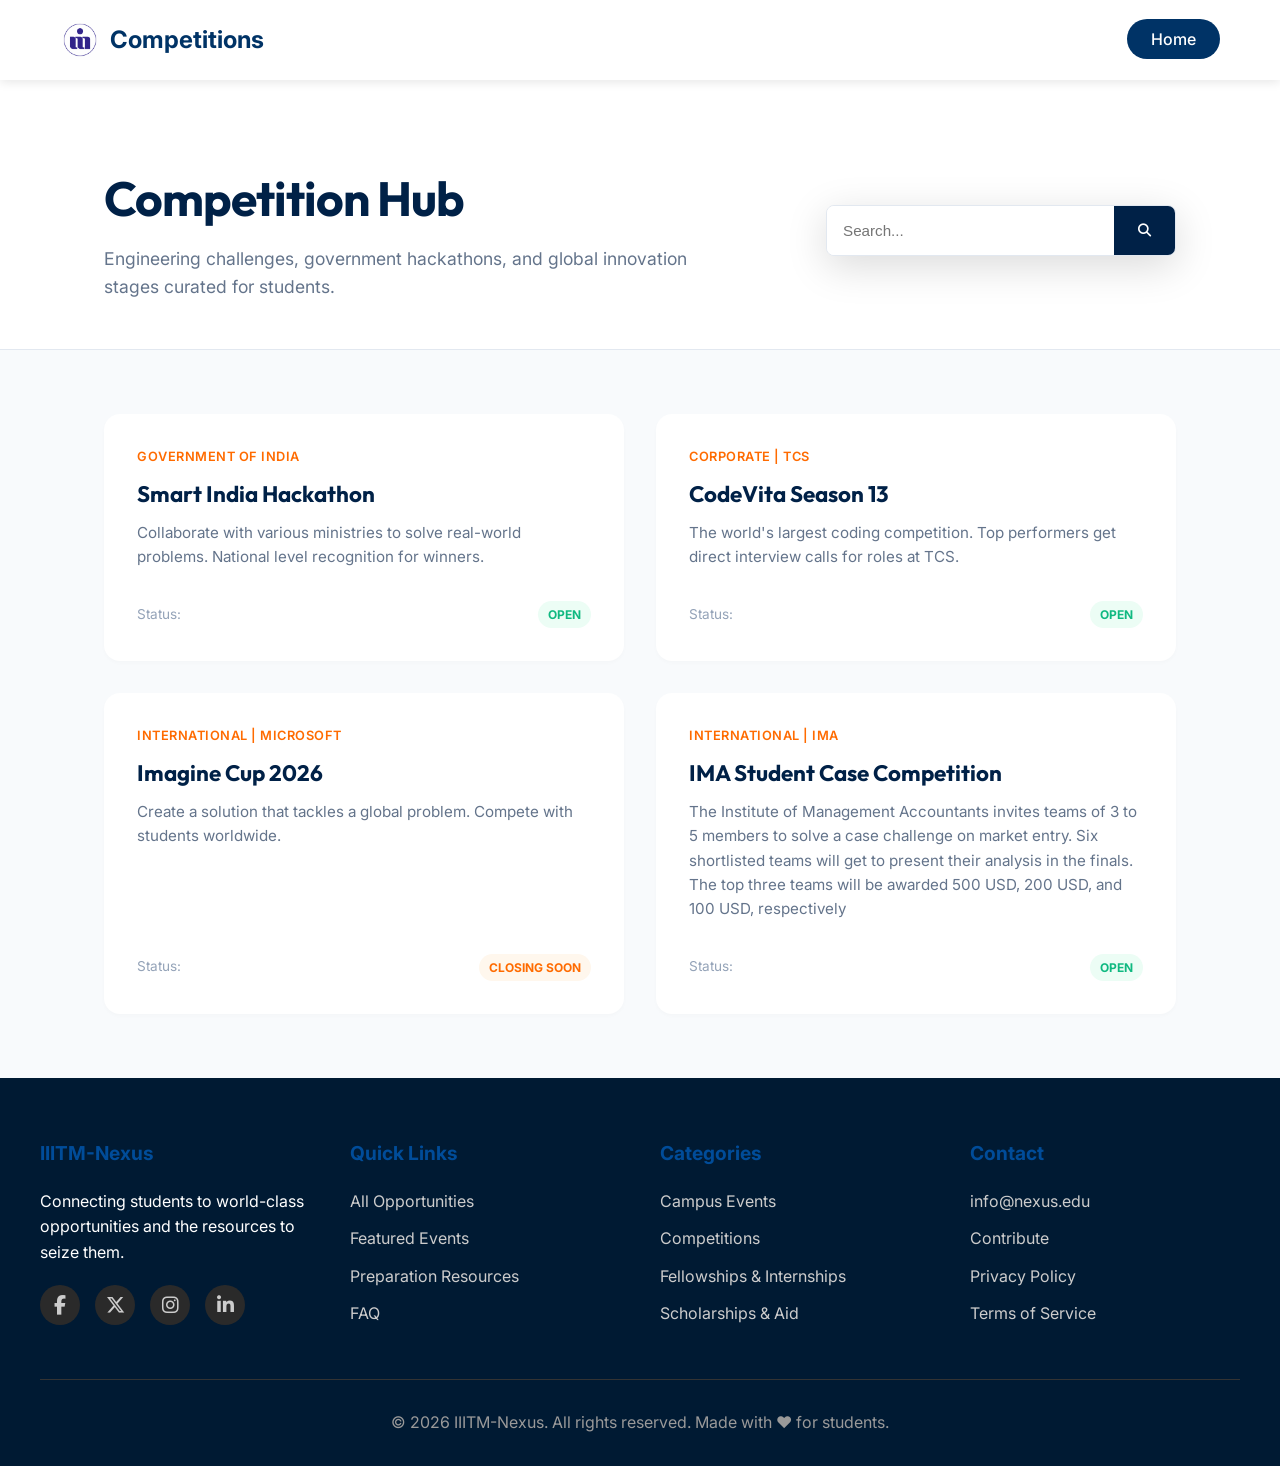
<file: pages/Competition/index.html>
<!DOCTYPE html>
<html lang="en">
<head>
    <meta charset="UTF-8">
    <meta name="viewport" content="width=device-width, initial-scale=1.0">
    <title>Competitions | IIITM Nexus</title>

    <link rel="icon" type="image/png" href="../../assets/favicon.png">
    <link rel="stylesheet" href="../../style.css">
    <link rel="stylesheet" href="style.css"> 
    <link rel="stylesheet" href="https://cdnjs.cloudflare.com/ajax/libs/font-awesome/6.5.1/css/all.min.css">
    <link href="https://fonts.googleapis.com/css2?family=Outfit:wght@400;600;800&family=Inter:wght@400;500&display=swap" rel="stylesheet">
</head>
<body>

    <header>
        <nav>
            <a href="../../index.html" class="logo">
                <img src="../../assets/IIITM logo.png" alt="IIITM Logo" class="logo-img">
                Competitions
            </a>
            <ul class="nav-links">
                <li><a href="../../index.html" class="nav-cta">Home</a></li>
            </ul>
        </nav>
    </header>

    <section class="page-intro">
        <div class="intro-container">
            <div class="intro-text">
                <h1>Competition Hub</h1>
                <p>Engineering challenges, government hackathons, and global innovation stages curated for students.</p>
            </div>
            <div class="intro-search">
                <div class="search-box">
                    <input type="text" id="searchInput" placeholder="Search...">
                    <button><i class="fas fa-search"></i></button>
                </div>
            </div>
        </div>
    </section>

    <main class="grid-section">
        <div class="grid-container">
            <div class="comp-grid" id="compGrid"></div>
        </div>
    </main>

    <footer id="contact">
        <div class="footer-content">
            <div class="footer-section">
                <h4>IIITM-Nexus</h4>
                <p>Connecting students to world-class opportunities and the resources to seize them.</p>
                <div class="social-links">
                    <a href="#" title="Facebook"><i class="fab fa-facebook-f"></i></a>
                    <a href="#" title="X / Twitter"><i class="fab fa-x-twitter"></i></a>
                    <a href="#" title="Instagram"><i class="fab fa-instagram"></i></a>
                    <a href="#" title="LinkedIn"><i class="fab fa-linkedin-in"></i></a>
                </div>
            </div>
            
            <div class="footer-section">
                <h4>Quick Links</h4>
                <ul>
                    <li><a href="#">All Opportunities</a></li>
                    <li><a href="#">Featured Events</a></li>
                    <li><a href="#">Preparation Resources</a></li>
                    <li><a href="#">FAQ</a></li>
                </ul>
            </div>
            
            <div class="footer-section">
                <h4>Categories</h4>
                <ul>
                    <li><a href="#">Campus Events</a></li>
                    <li><a href="#">Competitions</a></li>
                    <li><a href="#">Fellowships & Internships</a></li>
                    <li><a href="#">Scholarships & Aid</a></li>
                </ul>
            </div>
            
            <div class="footer-section">
                <h4>Contact</h4>
                <ul>
                    <li><a href="mailto:info@nexus.edu">info@nexus.edu</a></li>
                    <li><a href="#">Contribute</a></li>
                    <li><a href="#">Privacy Policy</a></li>
                    <li><a href="#">Terms of Service</a></li>
                </ul>
            </div>
        </div>
        
        <div class="footer-bottom">
            <p>&copy; 2026 IIITM-Nexus. All rights reserved. Made with ❤️ for students.</p>
        </div>
    </footer>
    <script src="script.js"></script> </body>
</html>
</file>
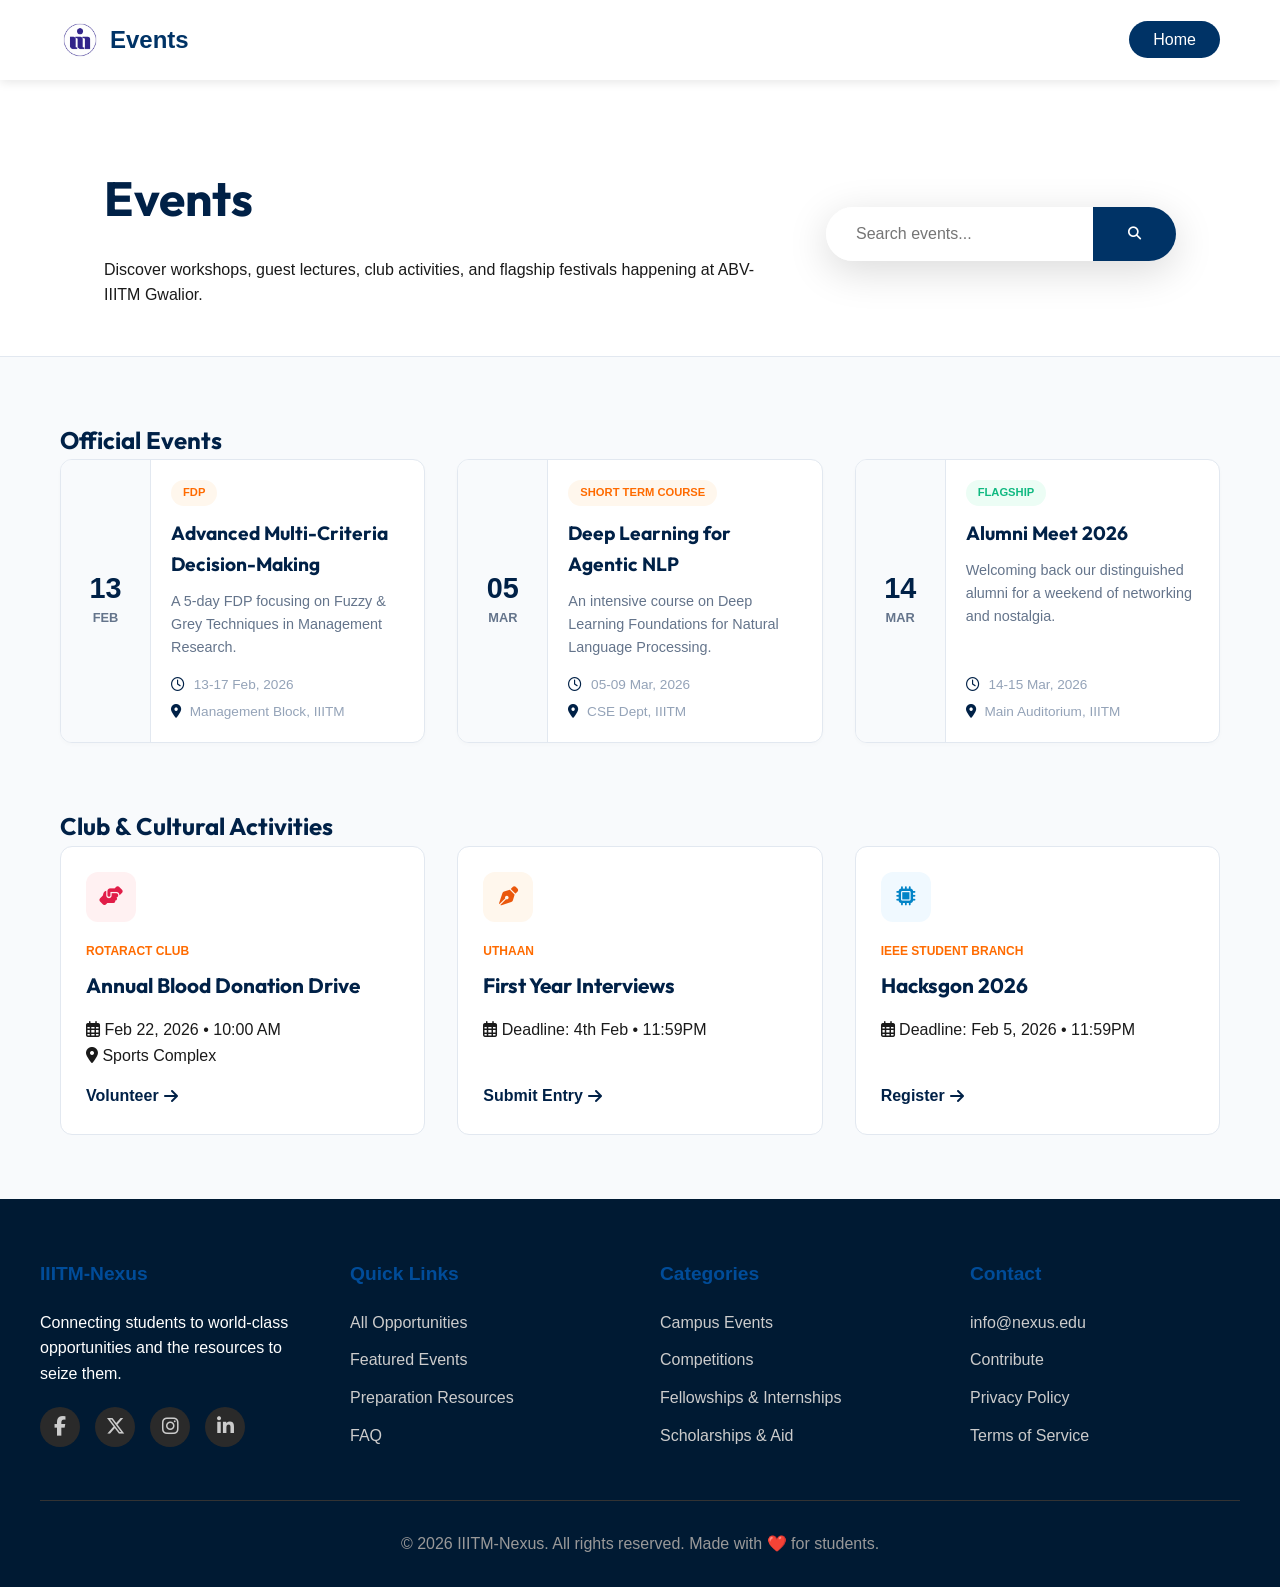
<file: pages/Events/index.html>
<!DOCTYPE html>
<html lang="en">
<head>
    <meta charset="UTF-8">
    <meta name="viewport" content="width=device-width, initial-scale=1.0">
    <title>Events | IIITM Nexus</title>
    <link rel="icon" type="image/png" href="../../assets/favicon.png">
    <link rel="stylesheet" href="style.css">
    <link rel="stylesheet" href="../../style.css">
    <link rel="stylesheet" href="https://cdnjs.cloudflare.com/ajax/libs/font-awesome/6.5.1/css/all.min.css">
    <link href="https://fonts.googleapis.com/css2?family=Outfit:wght@400;600;800&family=Inter:wght@400;500&display=swap" rel="stylesheet">
</head>
<body>
    <header>
        <nav>
            <a href="../../index.html" class="logo">
                <img src="../../assets/IIITM logo.png" alt="IIITM Logo" class="logo-img">
                Events
            </a>
            <ul class="nav-links">
                <li><a href="../../index.html" class="nav-cta">Home</a></li>
            </ul>
        </nav>
    </header>

    <section class="page-intro">
        <div class="intro-container">
            <div class="intro-text">
                <h1>Events</h1>
                <p>Discover workshops, guest lectures, club activities, and flagship festivals happening at ABV-IIITM Gwalior.</p>
            </div>
            <div class="intro-search">
                <div class="search-box">
                    <input type="text" placeholder="Search events...">
                    <button><i class="fas fa-search"></i></button>
                </div>
            </div>
        </div>
    </section>

    <section class="content-section">
        <div class="container">
            <div class="section-header"><h2>Official Events</h2></div>
            <div class="grid" id="universityGrid"></div> </div>
    </section>

    <section class="content-section" style="padding-top: 0;">
        <div class="container">
            <div class="section-header"><h2>Club & Cultural Activities</h2></div>
            <div class="grid" id="clubGrid"></div> </div>
    </section>

    <footer id="contact">
        <div class="footer-content">
            <div class="footer-section">
                <h4>IIITM-Nexus</h4>
                <p>Connecting students to world-class opportunities and the resources to seize them.</p>
                <div class="social-links">
                    <a href="#" title="Facebook"><i class="fab fa-facebook-f"></i></a>
                    <a href="#" title="X / Twitter"><i class="fab fa-x-twitter"></i></a>
                    <a href="#" title="Instagram"><i class="fab fa-instagram"></i></a>
                    <a href="#" title="LinkedIn"><i class="fab fa-linkedin-in"></i></a>
                </div>
            </div>
            
            <div class="footer-section">
                <h4>Quick Links</h4>
                <ul>
                    <li><a href="#">All Opportunities</a></li>
                    <li><a href="#">Featured Events</a></li>
                    <li><a href="#">Preparation Resources</a></li>
                    <li><a href="#">FAQ</a></li>
                </ul>
            </div>
            
            <div class="footer-section">
                <h4>Categories</h4>
                <ul>
                    <li><a href="#">Campus Events</a></li>
                    <li><a href="#">Competitions</a></li>
                    <li><a href="#">Fellowships & Internships</a></li>
                    <li><a href="#">Scholarships & Aid</a></li>
                </ul>
            </div>
            
            <div class="footer-section">
                <h4>Contact</h4>
                <ul>
                    <li><a href="mailto:info@nexus.edu">info@nexus.edu</a></li>
                    <li><a href="#">Contribute</a></li>
                    <li><a href="#">Privacy Policy</a></li>
                    <li><a href="#">Terms of Service</a></li>
                </ul>
            </div>
        </div>
        
        <div class="footer-bottom">
            <p>&copy; 2026 IIITM-Nexus. All rights reserved. Made with ❤️ for students.</p>
        </div>
    </footer>
    <script src="script.js"></script>
</body>
</html>
</file>
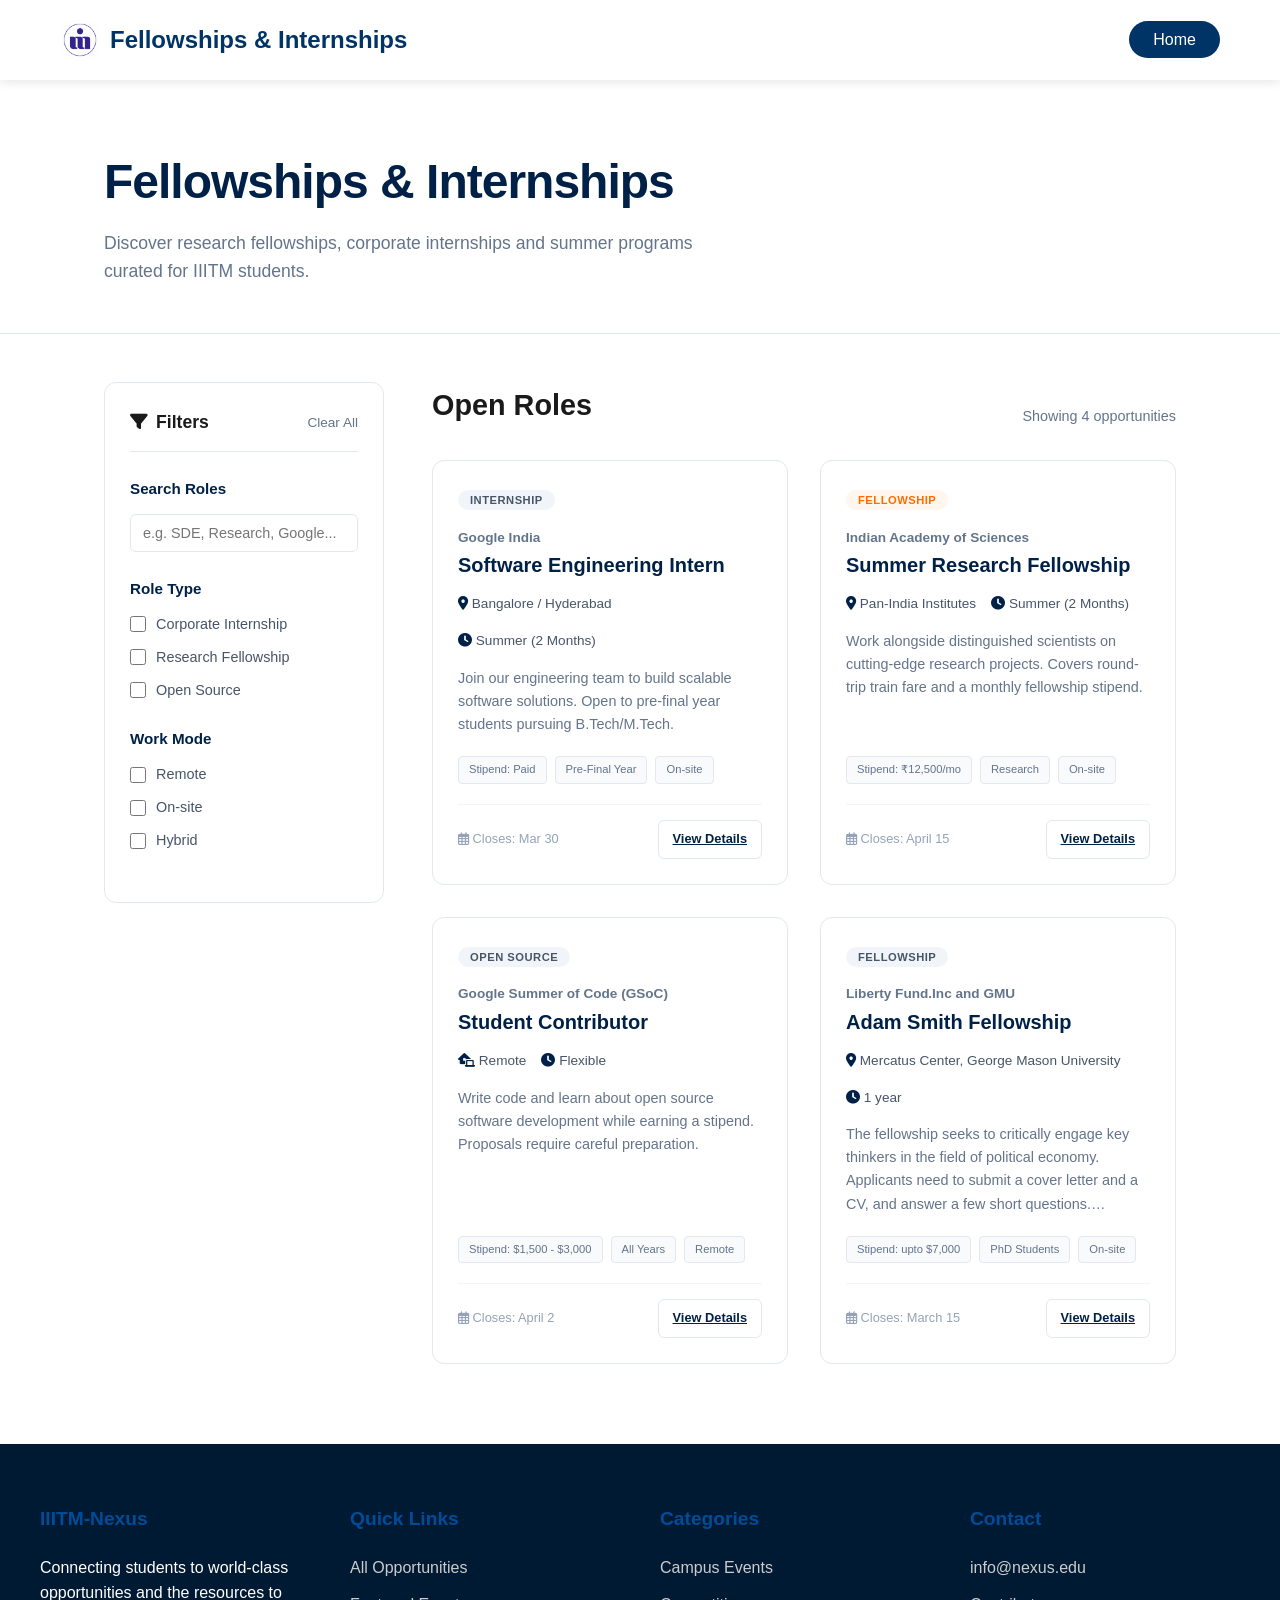
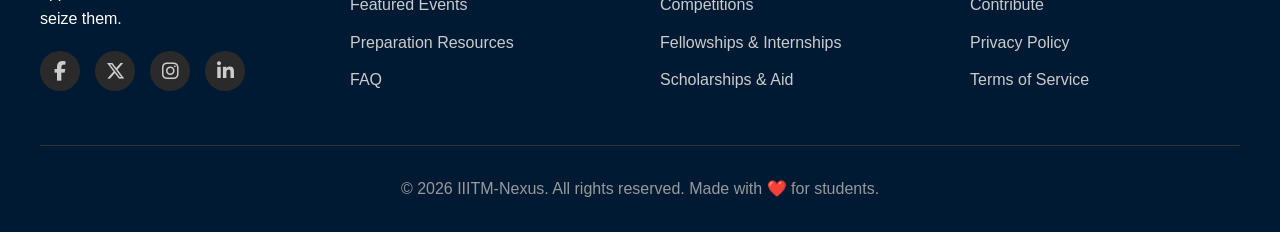
<file: pages/fellowships/index.html>
<!DOCTYPE html>
<html lang="en">
<head>
    <meta charset="UTF-8">
    <meta name="viewport" content="width=device-width, initial-scale=1.0">
    <title>Fellowships & Internships | IIITM Nexus</title>
    
    <link rel="stylesheet" href="../../style.css">
    <link rel="stylesheet" href="style.css"> 
    
    <link rel="icon" type="image/png" href="../../assets/favicon.png">
    <link rel="stylesheet" href="https://cdnjs.cloudflare.com/ajax/libs/font-awesome/6.5.1/css/all.min.css">
    <link href="https://fonts.googleapis.com/css2?family=Outfit:wght@400;600;800&family=Inter:wght@400;500&display=swap" rel="stylesheet">
</head>
<body>

    <header>
        <nav>
            <a href="../../index.html" class="logo">
                <img src="../../assets/IIITM logo.png" alt="IIITM Logo" class="logo-img">
                Fellowships & Internships
            </a>
            <ul class="nav-links">
                <li><a href="../../index.html" class="nav-cta">Home</a></li>
            </ul>
        </nav>
    </header>

    <section class="page-intro">
        <div class="intro-container">
            <div class="intro-text">
                <h1>Fellowships & Internships</h1>
                <p>Discover research fellowships, corporate internships and summer programs curated for IIITM students.</p>
            </div>
        </div>
    </section>

    <div class="portal-layout">
        <aside class="filters">
            <div class="filter-header">
                <h3><i class="fas fa-filter"></i> Filters</h3>
                <button id="clear-filters">Clear All</button>
            </div>
            
            <div class="filter-group">
                <label class="group-label">Search Roles</label>
                <input type="text" id="search-bar" placeholder="e.g. SDE, Research, Google...">
            </div>

            <div class="filter-group">
                <label class="group-label">Role Type</label>
                <div class="checkbox-group">
                    <label><input type="checkbox" value="Corporate Internship"> Corporate Internship</label>
                    <label><input type="checkbox" value="Research Fellowship"> Research Fellowship</label>
                    <label><input type="checkbox" value="Open Source"> Open Source</label>
                </div>
            </div>

            <div class="filter-group">
                <label class="group-label">Work Mode</label>
                <div class="checkbox-group">
                    <label><input type="checkbox" value="Remote"> Remote</label>
                    <label><input type="checkbox" value="On-site"> On-site</label>
                    <label><input type="checkbox" value="Hybrid"> Hybrid</label>
                </div>
            </div>
        </aside>

        <main class="content-area">
            <div class="results-header">
                <h2 class="page-heading">Open Roles</h2>
                <span id="result-count">Loading opportunities...</span>
            </div>

            <div id="role-grid" class="role-grid">
                </div>
        </main>
    </div>

    <footer id="contact">
        <div class="footer-content">
            <div class="footer-section">
                <h4>IIITM-Nexus</h4>
                <p>Connecting students to world-class opportunities and the resources to seize them.</p>
                <div class="social-links">
                    <a href="#" title="Facebook"><i class="fab fa-facebook-f"></i></a>
                    <a href="#" title="X / Twitter"><i class="fab fa-x-twitter"></i></a>
                    <a href="#" title="Instagram"><i class="fab fa-instagram"></i></a>
                    <a href="#" title="LinkedIn"><i class="fab fa-linkedin-in"></i></a>
                </div>
            </div>
            
            <div class="footer-section">
                <h4>Quick Links</h4>
                <ul>
                    <li><a href="#">All Opportunities</a></li>
                    <li><a href="#">Featured Events</a></li>
                    <li><a href="#">Preparation Resources</a></li>
                    <li><a href="#">FAQ</a></li>
                </ul>
            </div>
            
            <div class="footer-section">
                <h4>Categories</h4>
                <ul>
                    <li><a href="#">Campus Events</a></li>
                    <li><a href="#">Competitions</a></li>
                    <li><a href="#">Fellowships & Internships</a></li>
                    <li><a href="#">Scholarships & Aid</a></li>
                </ul>
            </div>
            
            <div class="footer-section">
                <h4>Contact</h4>
                <ul>
                    <li><a href="mailto:info@nexus.edu">info@nexus.edu</a></li>
                    <li><a href="#">Contribute</a></li>
                    <li><a href="#">Privacy Policy</a></li>
                    <li><a href="#">Terms of Service</a></li>
                </ul>
            </div>
        </div>
        
        <div class="footer-bottom">
            <p>&copy; 2026 IIITM-Nexus. All rights reserved. Made with ❤️ for students.</p>
        </div>
    </footer>

    <script src="../../script.js"></script>
    <script src="script.js"></script> 
</body>
</html>
</file>
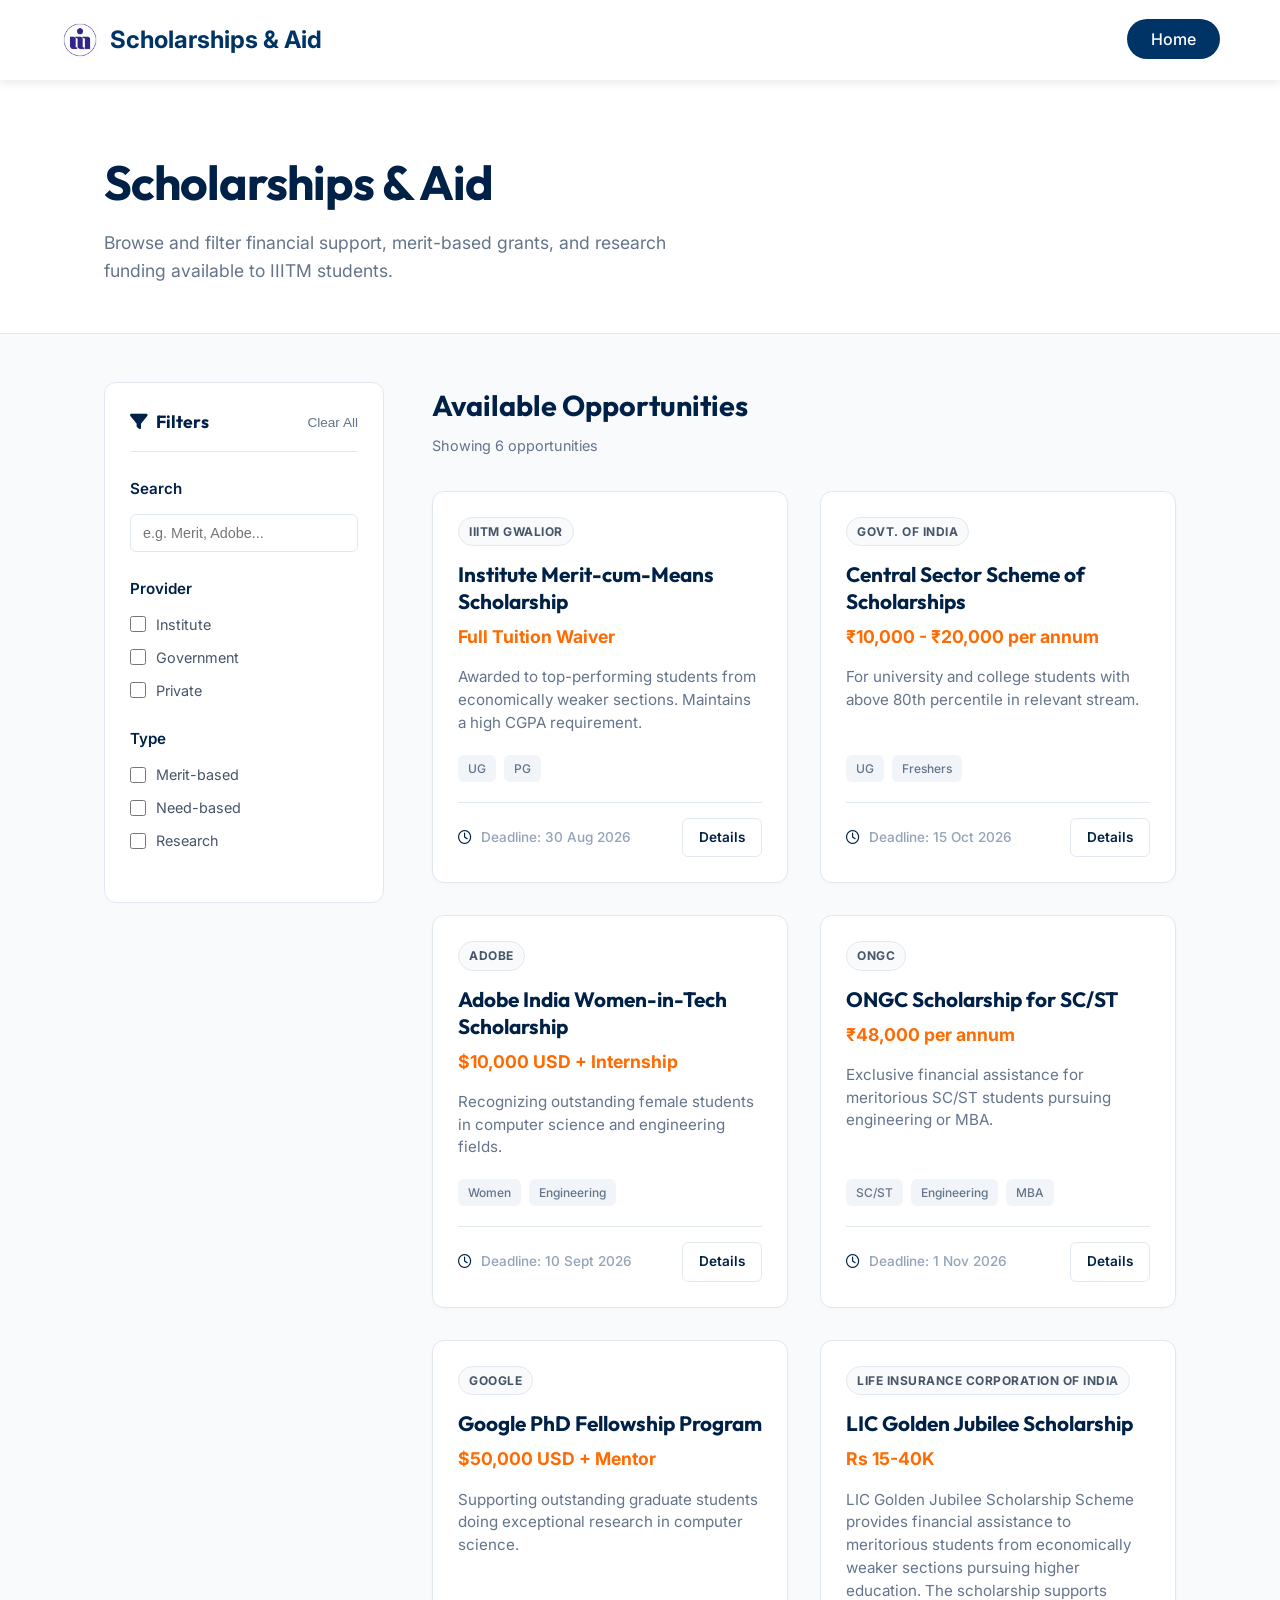
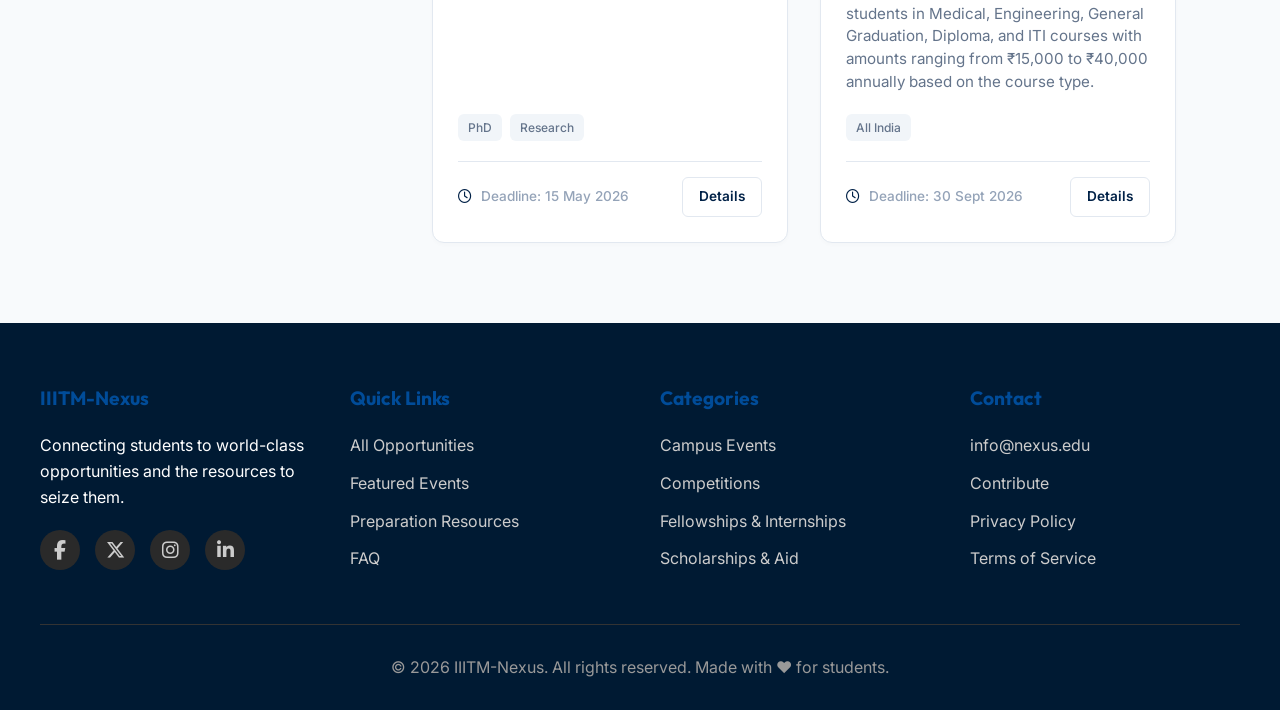
<file: pages/scholarship-and-aid/index.html>
<!DOCTYPE html>
<html lang="en">
<head>
    <meta charset="UTF-8">
    <meta name="viewport" content="width=device-width, initial-scale=1.0">
    <title>Scholarships & Aid | IIITM Nexus</title>
    
    <link rel="stylesheet" href="../../style.css">
    <link rel="icon" type="image/png" href="../../assets/favicon.png">
    <link rel="stylesheet" href="https://cdnjs.cloudflare.com/ajax/libs/font-awesome/6.5.1/css/all.min.css">
    <link href="https://fonts.googleapis.com/css2?family=Outfit:wght@400;600;800&family=Inter:wght@400;500&display=swap" rel="stylesheet">

    <style>
        body { background-color: #f8fafc; color: #1e293b; font-family: 'Inter', sans-serif; }
        h1, h2, h3, h4 { font-family: 'Outfit', sans-serif; color: #002147; }
        a { text-decoration: none; }

        .page-intro {
            background: #ffffff;
            padding: 4rem 0 3rem;
            border-bottom: 1px solid #e2e8f0;
        }
        .intro-container {
            max-width: 1200px;
            margin: 0 auto;
            padding: 0 5%;
        }
        .intro-text h1 { font-size: 3rem; margin-bottom: 0.5rem; letter-spacing: -1px; }
        .intro-text p { font-size: 1.1rem; color: #64748b; max-width: 600px; line-height: 1.6; }

        .portal-layout {
            max-width: 1200px;
            margin: 3rem auto 5rem;
            padding: 0 5%;
            display: grid;
            grid-template-columns: 280px 1fr;
            gap: 3rem;
            align-items: start;
        }

        .filters {
            background: #ffffff;
            padding: 25px;
            border-radius: 12px;
            border: 1px solid #e2e8f0;
            position: sticky;
            top: 100px;
        }
        .filter-header { display: flex; justify-content: space-between; align-items: center; margin-bottom: 25px; padding-bottom: 15px; border-bottom: 1px solid #e2e8f0; }
        .filter-header h3 { font-size: 1.1rem; display: flex; align-items: center; gap: 8px; }
        #clear-filters { background: none; border: none; color: #64748b; cursor: pointer; font-size: 0.85rem; font-weight: 500; transition: color 0.2s; }
        #clear-filters:hover { color: #ff6b00; }

        .filter-group { margin-bottom: 25px; }
        .filter-group label.group-label { display: block; font-weight: 600; margin-bottom: 12px; font-size: 0.95rem; color: #002147; }
        
        #search-bar {
            width: 100%;
            padding: 10px 12px;
            border: 1px solid #e2e8f0;
            border-radius: 6px;
            outline: none;
            font-size: 0.9rem;
            transition: 0.2s;
        }
        #search-bar:focus { border-color: #ff6b00; box-shadow: 0 0 0 3px rgba(255, 107, 0, 0.1); }

        .checkbox-group label { display: flex; align-items: center; margin-bottom: 10px; font-weight: 400; cursor: pointer; font-size: 0.9rem; color: #475569; }
        .checkbox-group input { margin-right: 10px; accent-color: #002147; width: 16px; height: 16px; cursor: pointer; }

        .results-header { margin-bottom: 2rem; }
        .page-heading { font-size: 1.8rem; margin-bottom: 5px; }
        #result-count { color: #64748b; font-size: 0.9rem; }

        .scholarship-grid { display: grid; grid-template-columns: repeat(auto-fill, minmax(320px, 1fr)); gap: 2rem; }

        .card {
            background: #ffffff;
            border-radius: 12px;
            padding: 25px;
            border: 1px solid #e2e8f0;
            display: flex;
            flex-direction: column;
            transition: all 0.2s ease-in-out;
            box-shadow: 0 2px 4px rgba(0,0,0,0.02);
            height: 100%;
        }
        .card:hover {
            transform: translateY(-5px);
            box-shadow: 0 20px 40px rgba(0, 33, 71, 0.05);
            border-color: #e2e8f0;
        }

        .card-header { display: flex; justify-content: space-between; align-items: start; margin-bottom: 15px; }
        .provider-badge {
            background: #f8fafc;
            color: #475569;
            border: 1px solid #e2e8f0;
            padding: 4px 10px;
            border-radius: 20px;
            font-size: 0.75rem;
            font-weight: 700;
            text-transform: uppercase;
            letter-spacing: 0.5px;
        }

        .card h3 { font-size: 1.3rem; margin-bottom: 8px; line-height: 1.3; color: #002147; }
        .amount { font-size: 1.1rem; font-weight: 700; color: #ff6b00; margin-bottom: 15px; }
        .desc { color: #64748b; font-size: 0.95rem; line-height: 1.5; margin-bottom: 20px; flex-grow: 1; }

        .tags { display: flex; gap: 8px; margin-bottom: 20px; flex-wrap: wrap; }
        .tag { font-size: 0.75rem; background: #f1f5f9; color: #64748b; padding: 4px 10px; border-radius: 6px; font-weight: 500; }

        .card-footer { border-top: 1px solid #e2e8f0; padding-top: 15px; display: flex; justify-content: space-between; align-items: center; margin-top: auto; }
        .deadline { font-size: 0.85rem; color: #94a3b8; font-weight: 500; }
        .deadline i { margin-right: 5px; color: #002147; }

        .apply-btn {
            background: #ffffff;
            color: #002147;
            padding: 8px 16px;
            border-radius: 6px;
            font-size: 0.85rem;
            font-weight: 600;
            border: 1px solid #e2e8f0;
            transition: 0.2s;
        }
        .apply-btn:hover { background: #002147; color: #ffffff; border-color: #002147; }

        /* Responsive */
        @media (max-width: 900px) {
            .portal-layout { grid-template-columns: 1fr; gap: 2rem; }
            .filters { position: static; }
        }
    </style>
</head>
<body>

    <header>
        <nav>
            <a href="../../index.html" class="logo">
                <img src="../../assets/IIITM logo.png" alt="IIITM Logo" class="logo-img">
                Scholarships & Aid
            </a>
            <button class="menu-toggle" aria-label="Toggle navigation">
                <span></span><span></span><span></span>
            </button>
            <ul class="nav-links" id="navLinks">
                <li><a href="../../index.html" class="nav-cta">Home</a></li>
            </ul>
        </nav>
    </header>

    <section class="page-intro">
        <div class="intro-container">
            <div class="intro-text">
                <h1>Scholarships & Aid</h1>
                <p>Browse and filter financial support, merit-based grants, and research funding available to IIITM students.</p>
            </div>
        </div>
    </section>

    <div class="portal-layout">
        
        <aside class="filters">
            <div class="filter-header">
                <h3><i class="fas fa-filter"></i> Filters</h3>
                <button id="clear-filters">Clear All</button>
            </div>
            
            <div class="filter-group">
                <label class="group-label">Search</label>
                <input type="text" id="search-bar" placeholder="e.g. Merit, Adobe...">
            </div>

            <div class="filter-group">
                <label class="group-label">Provider</label>
                <div class="checkbox-group">
                    <label><input type="checkbox" value="Institute"> Institute</label>
                    <label><input type="checkbox" value="Government"> Government</label>
                    <label><input type="checkbox" value="Private"> Private</label>
                </div>
            </div>

            <div class="filter-group">
                <label class="group-label">Type</label>
                <div class="checkbox-group">
                    <label><input type="checkbox" value="Merit-based"> Merit-based</label>
                    <label><input type="checkbox" value="Need-based"> Need-based</label>
                    <label><input type="checkbox" value="Research"> Research</label>
                </div>
            </div>
        </aside>

        <main class="content-area">
            <div class="results-header">
                <h2 class="page-heading">Available Opportunities</h2>
                <span id="result-count">Showing all scholarships</span>
            </div>

            <div id="scholarship-grid" class="scholarship-grid">
                <p style="color: #64748b;">Loading scholarships...</p>
            </div>
        </main>
    </div>

    <footer id="contact">
        <div class="footer-content">
            <div class="footer-section">
                <h4>IIITM-Nexus</h4>
                <p>Connecting students to world-class opportunities and the resources to seize them.</p>
                <div class="social-links">
                    <a href="#" title="Facebook"><i class="fab fa-facebook-f"></i></a>
                    <a href="#" title="X / Twitter"><i class="fab fa-x-twitter"></i></a>
                    <a href="#" title="Instagram"><i class="fab fa-instagram"></i></a>
                    <a href="#" title="LinkedIn"><i class="fab fa-linkedin-in"></i></a>
                </div>
            </div>
            
            <div class="footer-section">
                <h4>Quick Links</h4>
                <ul>
                    <li><a href="#">All Opportunities</a></li>
                    <li><a href="#">Featured Events</a></li>
                    <li><a href="#">Preparation Resources</a></li>
                    <li><a href="#">FAQ</a></li>
                </ul>
            </div>
            
            <div class="footer-section">
                <h4>Categories</h4>
                <ul>
                    <li><a href="#">Campus Events</a></li>
                    <li><a href="#">Competitions</a></li>
                    <li><a href="#">Fellowships & Internships</a></li>
                    <li><a href="#">Scholarships & Aid</a></li>
                </ul>
            </div>
            
            <div class="footer-section">
                <h4>Contact</h4>
                <ul>
                    <li><a href="mailto:info@nexus.edu">info@nexus.edu</a></li>
                    <li><a href="#">Contribute</a></li>
                    <li><a href="#">Privacy Policy</a></li>
                    <li><a href="#">Terms of Service</a></li>
                </ul>
            </div>
        </div>
        
        <div class="footer-bottom">
            <p>&copy; 2026 IIITM-Nexus. All rights reserved. Made with ❤️ for students.</p>
        </div>
    </footer>

    <script src="../../script.js"></script>
    <script src="script.js"></script> 
</body>
</html>
</file>
<file: style.css>
/* =========================================
   VARIABLES
   ========================================= */
:root {
    --primary: #003366;       
    --primary-dark: #002244;      
    --gradient-blue: #00509E; 

    /* Text & Backgrounds */
    --text-main: #1a1a1a;
    --text-light: #666666;
    --text-white: #ffffff;
    --bg-light: #f4f6f9;
    --bg-footer: #001a33;

    /* Effects */
    --shadow-sm: 0 2px 10px rgba(0,0,0,0.1);
    --shadow-md: 0 4px 6px rgba(0,0,0,0.07);
    --shadow-lg: 0 10px 40px rgba(0,0,0,0.15);
    --transition: all 0.3s ease;
    --radius: 12px;
}

* {
    margin: 0;
    padding: 0;
    box-sizing: border-box;
}

html {
    scroll-behavior: smooth;
    scroll-padding-top: 100px;
}

body {
    font-family: -apple-system, BlinkMacSystemFont, 'Segoe UI', Roboto, Oxygen, Ubuntu, Cantarell, sans-serif;
    line-height: 1.6;
    color: var(--text-main);
}

/* =========================================
   HEADER & NAVIGATION
   ========================================= */
header {
    background: var(--text-white);
    box-shadow: var(--shadow-sm);
    position: sticky;
    top: 0;
    z-index: 1000;
}

nav {
    max-width: 1200px;
    margin: 0 auto;
    padding: 20px;
    display: flex;
    justify-content: space-between;
    align-items: center;
}

.logo {
    display: flex;
    align-items: center;
    gap: 10px;
    font-size: 1.5rem;
    font-weight: 700;
    color: var(--primary);
    text-decoration: none;
}

.logo-img {
    height: 40px;
    width: auto;
}

.nav-links {
    display: flex;
    gap: 30px;
    list-style: none;
    align-items: center;
}

.nav-links a {
    text-decoration: none;
    color: var(--text-main);
    font-weight: 500;
    transition: var(--transition);
}

.nav-links a:hover {
    color: var(--primary);
}

.nav-cta {
    padding: 10px 24px;
    background: var(--primary);
    color: var(--text-white) !important;
    border-radius: 25px;
    font-weight: 600;
    transition: var(--transition);
}

.nav-cta:hover {
    background: var(--primary-dark);
    transform: translateY(-2px);
}

/* Mobile Menu Toggle */
.menu-toggle {
    display: none;
    flex-direction: column;
    gap: 5px;
    cursor: pointer;
    background: none;
    border: none;
    padding: 5px;
    z-index: 1001;
}

.menu-toggle.active span:nth-child(1) { transform: rotate(45deg) translate(5px, 6px); }
.menu-toggle.active span:nth-child(2) { opacity: 0; }
.menu-toggle.active span:nth-child(3) { transform: rotate(-45deg) translate(5px, -6px); }

/* =========================================
   HERO SECTION
   ========================================= */
.hero {
    background: linear-gradient(135deg, var(--primary) 0%, var(--gradient-blue) 100%);
    color: var(--text-white);
    padding: 80px 20px 100px;
    text-align: center;
    position: relative;
    overflow: hidden;
}

.hero::before {
    content: '';
    position: absolute;
    top: 0; left: 0; right: 0; bottom: 0;
    background: url('data:image/svg+xml,<svg width="60" height="60" xmlns="http://www.w3.org/2000/svg"><circle cx="30" cy="30" r="2" fill="white" opacity="0.1"/></svg>');
    animation: float 20s linear infinite;
}

.hero-content {
    position: relative;
    z-index: 1;
    max-width: 800px;
    margin: 0 auto;
}

h1 {
    font-size: 3rem;
    font-weight: 700;
    margin-bottom: 20px;
    animation: fadeInUp 0.8s ease;
}

.subtitle {
    font-size: 1.25rem;
    margin-bottom: 40px;
    opacity: 0.95;
    animation: fadeInUp 0.8s ease 0.2s both;
}

/* Search Box */
.search-container {
    max-width: 600px;
    margin: 0 auto;
    animation: fadeInUp 0.8s ease 0.4s both;
}

.search-box {
    display: flex;
    background: var(--text-white);
    border-radius: 50px;
    overflow: hidden;
    box-shadow: var(--shadow-lg);
    transition: transform 0.3s ease;
}

.search-box:focus-within {
    transform: translateY(-2px);
    box-shadow: 0 15px 50px rgba(0,0,0,0.25);
}

.search-box input {
    flex: 1;
    padding: 18px 30px;
    border: none;
    font-size: 1rem;
    outline: none;
    color: var(--text-main);
}

.search-box button {
    padding: 18px 35px;
    background: var(--primary);
    border: none;
    color: var(--text-white);
    font-weight: 600;
    cursor: pointer;
    transition: var(--transition);
}

.search-box button:hover {
    background: var(--primary-dark);
}

/* =========================================
   LAYOUT
   ========================================= */
.container {
    max-width: 1200px;
    margin: 0 auto;
    padding: 0 20px;
}

.section-title {
    text-align: center;
    font-size: 2.25rem;
    margin-bottom: 50px;
    color: var(--text-main);
}

/* Categories Section */
.categories {
    padding: 60px 20px;
    background: var(--bg-light);
}

.category-grid {
    display: grid;
    grid-template-columns: 1fr;
    gap: 30px;
    margin-bottom: 40px;
    max-width: 1000px;
    margin-left: auto;
    margin-right: auto;
}

.category-card {
    background: var(--text-white);
    padding: 35px;
    border-radius: var(--radius);
    box-shadow: var(--shadow-md);
    transition: var(--transition);
    cursor: pointer;
    border: 2px solid transparent;
}

.category-card:hover {
    transform: translateY(-8px);
    box-shadow: 0 12px 24px rgba(0,0,0,0.15);
    border-color: var(--primary);
}

.category-icon {
    font-size: 2.5rem;
    margin-bottom: 15px;
}

.category-card h3 {
    font-size: 1.4rem;
    margin-bottom: 10px;
    color: var(--text-main);
}

.category-card p {
    color: var(--text-light);
    font-size: 0.95rem;
}

/* Resources Section */
.resources-section {
    padding: 80px 20px;
    background: var(--text-white);
}

.resource-grid {
    display: grid;
    grid-template-columns: 1fr;
    gap: 30px;
    max-width: 1000px;
    margin: 0 auto;
}

.resource-card {
    display: flex;
    align-items: center;
    gap: 20px;
    padding: 25px;
    border: 1px solid #eee;
    border-radius: var(--radius);
    text-decoration: none;
    color: var(--text-main);
    transition: var(--transition);
    background: #fff;
}

.resource-card:hover {
    border-color: var(--primary);
    transform: translateY(-5px);
    box-shadow: var(--shadow-md);
}

.resource-icon {
    width: 60px;
    height: 60px;
    background: var(--bg-light);
    border-radius: 50%;
    display: flex;
    align-items: center;
    justify-content: center;
    font-size: 1.5rem;
    color: var(--primary);
    flex-shrink: 0;
}

.resource-info h3 {
    font-size: 1.1rem;
    margin-bottom: 5px;
}

.resource-info span {
    font-size: 0.9rem;
    color: var(--primary);
    font-weight: 500;
    display: flex;
    align-items: center;
    gap: 5px;
}

.resource-card:hover .resource-info span i {
    transform: translateX(5px);
    transition: transform 0.3s ease;
}

/* About Section */
.about-section {
    padding: 100px 20px;
    background: var(--bg-light);
}

.about-wrapper {
    display: grid;
    grid-template-columns: 1fr 1fr;
    gap: 60px;
    align-items: center;
}

.about-lead {
    font-size: 1.2rem;
    color: var(--primary);
    font-weight: 500;
    margin-bottom: 20px;
    line-height: 1.6;
}

.about-text p {
    color: #555;
    margin-bottom: 30px;
    font-size: 1.05rem;
}

.mini-stats {
    display: flex;
    gap: 40px;
    margin-top: 30px;
    padding-top: 30px;
    border-top: 1px solid #eee;
}

.mini-stat strong {
    display: block;
    font-size: 2rem;
    color: var(--text-main);
    line-height: 1;
}

.mini-stat span {
    display: block;
    font-size: 0.9rem;
    color: var(--text-light);
}

.about-features-list {
    display: flex;
    flex-direction: column;
    gap: 25px;
}

.feature-item {
    display: flex;
    align-items: flex-start;
    gap: 20px;
    background: var(--text-white);
    padding: 25px;
    border-radius: 12px;
    transition: var(--transition);
}

.feature-item:hover {
    transform: translateX(10px);
    box-shadow: var(--shadow-md);
}

.feature-icon-small {
    font-size: 1.8rem;
    background: var(--bg-light);
    width: 50px;
    height: 50px;
    display: flex;
    align-items: center;
    justify-content: center;
    border-radius: 50%;
    box-shadow: 0 4px 10px rgba(0,0,0,0.05);
    flex-shrink: 0;
}

/* CTA Section */
.cta-section {
    background: linear-gradient(135deg, var(--primary) 0%, var(--primary-dark) 100%);
    color: var(--text-white);
    padding: 80px 20px;
    text-align: center;
}

.cta-button {
    display: inline-block;
    padding: 16px 40px;
    background: var(--text-white);
    color: var(--primary);
    text-decoration: none;
    border-radius: 50px;
    font-weight: 600;
    font-size: 1.1rem;
    margin-top: 30px;
    transition: var(--transition);
    box-shadow: 0 4px 15px rgba(0,0,0,0.2);
}

.cta-button:hover {
    transform: translateY(-3px);
    box-shadow: 0 8px 25px rgba(0,0,0,0.3);
}

/* =========================================
   FOOTER
   ========================================= */
footer {
    background: var(--bg-footer);
    color: var(--text-white);
    padding: 60px 20px 30px;
}

.footer-content {
    max-width: 1200px;
    margin: 0 auto;
    display: grid;
    grid-template-columns: 1fr;
    gap: 40px;
    margin-bottom: 40px;
    text-align: center;
}

.footer-section h4 {
    font-size: 1.2rem;
    margin-bottom: 20px;
    color: var(--primary);
    filter: brightness(1.5);
}

.footer-section ul {
    list-style: none;
}

.footer-section ul li {
    margin-bottom: 12px;
}

.footer-section a {
    color: #ccc;
    text-decoration: none;
    transition: var(--transition);
}

.footer-section a:hover {
    color: var(--primary);
    filter: brightness(1.5);
}

.social-links {
    display: flex;
    gap: 15px;
    margin-top: 20px;
    justify-content: center;
}

.social-links a {
    width: 40px;
    height: 40px;
    background: #2a2a2a;
    border-radius: 50%;
    display: flex;
    align-items: center;
    justify-content: center;
    font-size: 1.2rem;
    transition: var(--transition);
}

.social-links a:hover {
    background: var(--primary);
    transform: translateY(-3px);
    color: white;
}

.footer-bottom {
    max-width: 1200px;
    margin: 0 auto;
    padding-top: 30px;
    border-top: 1px solid #333;
    text-align: center;
    color: #999;
}

/* =========================================
   ANIMATIONS
   ========================================= */
@keyframes float {
    0% { transform: translateY(0); }
    100% { transform: translateY(-60px); }
}

@keyframes fadeInUp {
    from { opacity: 0; transform: translateY(30px); }
    to { opacity: 1; transform: translateY(0); }
}

/* =========================================
   MEDIA QUERIES
   ========================================= */

@media (min-width: 768px) {
    .category-grid {
        grid-template-columns: repeat(2, 1fr);
    }
}

@media (min-width: 768px) {
    .resource-grid {
        grid-template-columns: repeat(2, 1fr);
    }
    .footer-content {
        grid-template-columns: repeat(2, 1fr);
        text-align: left;
    }
    .social-links {
        justify-content: flex-start;
    }
}

@media (min-width: 1024px) {
    .footer-content {
        grid-template-columns: repeat(4, 1fr);
    }
}

@media (max-width: 768px) {
    .menu-toggle {
        display: flex;
    }

    .nav-links {
        display: none;
        position: absolute;
        top: 70px;
        left: 0;
        right: 0;
        background: var(--text-white);
        flex-direction: column;
        padding: 20px;
        box-shadow: 0 4px 10px rgba(0,0,0,0.1);
        text-align: center;
    }

    .nav-links.active {
        display: flex;
    }

    h1 { font-size: 2rem; }
    .subtitle { font-size: 1.1rem; }
    .section-title { font-size: 1.75rem; }

    .about-wrapper {
        grid-template-columns: 1fr;
        gap: 40px;
    }

    .about-text, .section-title {
        text-align: center !important;
    }

    .mini-stats {
        justify-content: center;
    }
}

@media (max-width: 480px) {
    .search-box {
        flex-direction: column;
        border-radius: 16px;
    }

    .search-box button {
        width: 100%;
        border-radius: 0 0 16px 16px;
    }
}
</file>
<file: pages/Competition/style.css>
body {
    background-color: #f8fafc;
    color: #1e293b;
    font-family: 'Inter', sans-serif;
    margin: 0;
}

h1, h2, h3 { 
    font-family: 'Outfit', sans-serif; 
    color: #002147; 
}

.page-intro {
    background: #ffffff;
    padding: 5rem 0 3rem; 
    border-bottom: 1px solid #e2e8f0;
}

.intro-container {
    max-width: 1200px;
    margin: 0 auto;
    padding: 0 5%;
    display: grid;
    grid-template-columns: 1fr 350px;
    gap: 4rem;
    align-items: center;
}

.intro-text h1 {
    font-size: 3rem;
    margin-bottom: 0.5rem;
    letter-spacing: -1px;
}

.intro-text p {
    font-size: 1.1rem;
    color: #64748b;
    max-width: 600px;
    line-height: 1.6;
}

.intro-search .search-box {
    display: flex;
    border: 1px solid #e2e8f0;
    border-radius: 8px;
    overflow: hidden;
    background: #ffffff;
    transition: 0.3s;
}

.intro-search .search-box:focus-within {
    border-color: #ff6b00;
    box-shadow: 0 0 0 3px rgba(255, 107, 0, 0.1);
}

.intro-search input {
    flex: 1;
    padding: 1rem;
    border: none;
    outline: none;
    font-size: 0.95rem;
}

.intro-search button {
    background: #002147;
    color: white;
    border: none;
    padding: 0 1.5rem;
    font-weight: 600;
    cursor: pointer;
    transition: 0.3s;
}

.intro-search button:hover { background: #00152e; }

.grid-section {
    padding: 4rem 0;
}

.grid-container {
    max-width: 1200px;
    margin: 0 auto;
    padding: 0 5%;
}

.comp-grid {
    display: grid;
    grid-template-columns: repeat(auto-fill, minmax(350px, 1fr));
    gap: 2rem;
}

.comp-card-link {
    text-decoration: none;
    color: inherit;
    display: block;
    height: 100%;
}

.comp-card {
    background: #ffffff;
    border-radius: 16px;
    padding: 2rem;
    transition: all 0.2s ease-in-out;
    display: flex;
    flex-direction: column;
    height: 100%;
    border: 1px solid transparent; 
    box-shadow: 0 2px 4px rgba(0,0,0,0.02);
}

.comp-card-link:hover .comp-card {
    transform: translateY(-5px);
    box-shadow: 0 20px 40px rgba(0, 33, 71, 0.05);
    border-color: #e2e8f0;
}

.comp-card .tag {
    color: #ff6b00;
    font-weight: 600;
    font-size: 0.8rem;
    text-transform: uppercase;
    letter-spacing: 0.5px;
    margin-bottom: 0.75rem;
}

.comp-card h3 {
    margin-bottom: 0.75rem;
    font-size: 1.4rem;
    font-weight: 700;
    line-height: 1.3;
}

.comp-card p {
    color: #64748b;
    font-size: 0.95rem;
    margin-bottom: 2rem;
    line-height: 1.6;
    flex-grow: 1;
}

.comp-meta {
    margin-top: auto;
    display: flex;
    justify-content: space-between;
    align-items: center;
    font-size: 0.85rem;
    color: #94a3b8;
}

.comp-meta .status-pill {
    padding: 4px 10px;
    border-radius: 100px;
    font-weight: 700;
    font-size: 0.75rem;
}

.status-open { background-color: #ecfdf5; color: #10b981; }
.status-warning { background-color: #fff7ed; color: #ff6b00; }

@media (max-width: 900px) {
    .intro-container { grid-template-columns: 1fr; gap: 2rem; }
    .intro-text h1 { font-size: 2.2rem; }
    .intro-text { text-align: center; }
    .intro-text p { margin: 0 auto; }
}
</file>
<file: pages/Events/style.css>
* {
    box-sizing: border-box;
    margin: 0;
    padding: 0;
}

body { 
    background-color: #f8fafc; 
    color: #1e293b; 
    font-family: 'Inter', sans-serif; 
    line-height: 1.5;
}

h1, h2, h3, .main-title { 
    font-family: 'Outfit', sans-serif; 
    color: #002147; 
}

a { 
    text-decoration: none; 
    color: inherit; 
}

.page-intro {
    background: #ffffff;
    padding: 5rem 0 3rem;
    border-bottom: 1px solid #e2e8f0;
}

.intro-container {
    max-width: 1200px;
    margin: 0 auto;
    padding: 0 5%;
    display: grid;
    grid-template-columns: 1fr 350px;
    gap: 4rem;
    align-items: center;
}

.content-section { padding: 4rem 0; }

.container { 
    max-width: 1200px; 
    margin: 0 auto; 
    padding: 0 5%; 
}

.grid { 
    display: grid; 
    grid-template-columns: repeat(auto-fill, minmax(320px, 1fr)); 
    gap: 2rem; 
}

/* --- Official Event Cards --- */
.event-card {
    background: #ffffff;
    border-radius: 12px;
    border: 1px solid #e2e8f0;
    overflow: hidden;
    display: flex;
    height: 100%;
    transition: all 0.3s ease;
    box-shadow: 0 2px 4px rgba(0,0,0,0.02);
}

.card-link:hover .event-card {
    transform: translateY(-5px);
    box-shadow: 0 20px 40px rgba(0, 33, 71, 0.05);
}

.date-box {
    background: #f8fafc;
    min-width: 90px;
    padding: 20px 15px;
    border-right: 1px solid #e2e8f0;
    display: flex;
    flex-direction: column;
    align-items: center;
    justify-content: center;
    text-align: center;
}

.date-box .day { font-size: 1.8rem; font-weight: 800; color: #002147; line-height: 1; }
.date-box .month { font-size: 0.8rem; font-weight: 600; color: #64748b; text-transform: uppercase; margin-top: 5px; }

.event-details { padding: 20px; display: flex; flex-direction: column; flex-grow: 1; }

.event-category {
    align-self: flex-start;
    background-color: #fff7ed;
    color: #ff6b00;
    padding: 4px 12px;
    border-radius: 20px;
    font-size: 0.7rem;
    font-weight: 700;
    text-transform: uppercase;
    margin-bottom: 12px;
}

.flagship-tag { background-color: #ecfdf5; color: #10b981; }

.event-title { font-size: 1.2rem; color: #002147; margin-bottom: 10px; font-weight: 700; }
.event-desc { font-size: 0.9rem; color: #64748b; margin-bottom: 15px; flex-grow: 1; }

.event-meta { font-size: 0.85rem; color: #94a3b8; display: flex; flex-direction: column; gap: 5px; }
.event-meta i { color: #002147; margin-right: 5px; }

/* --- Club Cards --- */
.club-card {
    background: #ffffff;
    border-radius: 12px;
    padding: 25px;
    border: 1px solid #e2e8f0;
    display: flex;
    flex-direction: column;
    height: 100%;
    transition: all 0.3s ease;
}

.club-icon {
    width: 50px; height: 50px; border-radius: 12px;
    display: flex; align-items: center; justify-content: center;
    font-size: 1.2rem; margin-bottom: 20px;
}

.club-name { font-size: 0.75rem; font-weight: 700; text-transform: uppercase; color: #ff6b00; margin-bottom: 8px; }
.club-event-title { font-size: 1.3rem; margin-bottom: 15px; color: #002147; font-weight: 700; }

.club-action {
    margin-top: auto;
    padding-top: 15px;
    font-weight: 600;
    color: #002147;
    display: flex;
    align-items: center;
    gap: 5px;
}

.card-link:hover .club-action { color: #ff6b00; padding-left: 5px; }

/* --- Responsive --- */
@media (max-width: 900px) {
    .intro-container { grid-template-columns: 1fr; text-align: center; }
    .intro-text p { margin: 0 auto; }
    .event-card { flex-direction: row; } /* Keeps date on side even on mobile */
}
</file>
<file: pages/fellowships/style.css>
/* --- PAGE LAYOUT --- */
.page-intro {
    background: #ffffff;
    padding: 4rem 0 3rem;
    border-bottom: 1px solid #e2e8f0;
}

.intro-container {
    max-width: 1200px;
    margin: 0 auto;
    padding: 0 5%;
}

.intro-text h1 { 
    font-size: 3rem; 
    margin-bottom: 0.5rem; 
    letter-spacing: -1px; 
    color: #002147;
}

.intro-text p { 
    font-size: 1.1rem; 
    color: #64748b; 
    max-width: 600px; 
    line-height: 1.6; 
}

.portal-layout {
    max-width: 1200px;
    margin: 3rem auto 5rem;
    padding: 0 5%;
    display: grid;
    grid-template-columns: 280px 1fr;
    gap: 3rem;
    align-items: start;
}

/* --- FILTERS SIDEBAR --- */
.filters {
    background: #ffffff;
    padding: 25px;
    border-radius: 12px;
    border: 1px solid #e2e8f0;
    position: sticky;
    top: 100px;
}

.filter-header { 
    display: flex; 
    justify-content: space-between; 
    align-items: center; 
    margin-bottom: 25px; 
    padding-bottom: 15px; 
    border-bottom: 1px solid #e2e8f0; 
}

.filter-header h3 { font-size: 1.1rem; display: flex; align-items: center; gap: 8px; }

#clear-filters { 
    background: none; 
    border: none; 
    color: #64748b; 
    cursor: pointer; 
    font-size: 0.85rem; 
    font-weight: 500; 
    transition: color 0.2s; 
}
#clear-filters:hover { color: #ff6b00; }

.filter-group { margin-bottom: 25px; }
.filter-group label.group-label { 
    display: block; 
    font-weight: 600; 
    margin-bottom: 12px; 
    font-size: 0.95rem; 
    color: #002147; 
}

#search-bar {
    width: 100%;
    padding: 10px 12px;
    border: 1px solid #e2e8f0;
    border-radius: 6px;
    outline: none;
    font-size: 0.9rem;
    transition: 0.2s;
}
#search-bar:focus { 
    border-color: #ff6b00; 
    box-shadow: 0 0 0 3px rgba(255, 107, 0, 0.1); 
}

.checkbox-group label { 
    display: flex; 
    align-items: center; 
    margin-bottom: 10px; 
    font-weight: 400; 
    cursor: pointer; 
    font-size: 0.9rem; 
    color: #475569; 
}

.checkbox-group input { 
    margin-right: 10px; 
    accent-color: #002147; 
    width: 16px; 
    height: 16px; 
    cursor: pointer;
}

/* --- RESULTS AREA --- */
.results-header { 
    margin-bottom: 2rem; 
    display: flex; 
    justify-content: space-between; 
    align-items: flex-end; 
}

.page-heading { font-size: 1.8rem; margin: 0; }
#result-count { color: #64748b; font-size: 0.9rem; }

.role-grid { 
    display: grid; 
    grid-template-columns: repeat(auto-fill, minmax(320px, 1fr)); 
    gap: 2rem; 
    align-items: stretch;
}

/* --- THE CARD --- */
.card {
    background: #ffffff;
    border-radius: 12px;
    padding: 25px;
    border: 1px solid #e2e8f0;
    display: flex;
    flex-direction: column;
    height: 100%;
    transition: transform 0.2s ease, box-shadow 0.2s ease;
}

.card:hover { 
    transform: translateY(-5px); 
    box-shadow: 0 15px 30px rgba(0, 33, 71, 0.08); 
}

.card-header { margin-bottom: 15px; }

.provider-badge { 
    background: #f1f5f9; 
    color: #475569; 
    padding: 4px 12px; 
    border-radius: 20px; 
    font-size: 0.7rem; 
    font-weight: 700; 
    text-transform: uppercase; 
    letter-spacing: 0.5px;
}

.badge-fellowship { 
    background: #fff7ed; 
    color: #ff6b00; 
}

.company-name { 
    font-size: 0.85rem; 
    color: #64748b; 
    font-weight: 600; 
    margin-bottom: 4px; 
    display: block; 
}

.card h3 { 
    font-size: 1.25rem; 
    margin: 0 0 15px 0; 
    color: #002147; 
    line-height: 1.3;
}

.role-details { 
    display: flex; 
    flex-wrap: wrap;
    gap: 15px; 
    margin-bottom: 15px; 
    font-size: 0.85rem; 
    color: #475569; 
}
.role-details i { color: #002147; }

.desc { 
    color: #64748b; 
    font-size: 0.9rem; 
    line-height: 1.6; 
    margin-bottom: 20px; 
    flex-grow: 1;
    
    display: -webkit-box;
    -webkit-line-clamp: 4;
    -webkit-box-orient: vertical;  
    overflow: hidden;
}

.tags { 
    display: flex; 
    flex-wrap: wrap; 
    gap: 8px; 
    margin-bottom: 20px; 
}

.tag { 
    font-size: 0.7rem; 
    background: #f8fafc; 
    color: #64748b; 
    padding: 4px 10px; 
    border-radius: 4px; 
    border: 1px solid #e2e8f0;
    font-weight: 500;
}

/* --- CARD FOOTER --- */
.card-footer { 
    border-top: 1px solid #f1f5f9; 
    padding-top: 15px; 
    display: flex; 
    justify-content: space-between; 
    align-items: center; 
    margin-top: auto;
}

.deadline { font-size: 0.8rem; color: #94a3b8; font-weight: 500; }

.apply-btn { 
    background: #ffffff; 
    color: #002147; 
    padding: 8px 14px; 
    border-radius: 6px; 
    font-size: 0.8rem; 
    font-weight: 600; 
    border: 1px solid #e2e8f0; 
    transition: 0.2s;
}
.apply-btn:hover { background: #002147; color: #ffffff; border-color: #002147; }

/* --- NO RESULTS STATE --- */
.no-results {
    grid-column: 1 / -1;
    text-align: center;
    padding: 4rem 2rem;
    background: #ffffff;
    border-radius: 12px;
    border: 2px dashed #e2e8f0;
}

/* --- RESPONSIVE --- */
@media (max-width: 900px) {
    .portal-layout { grid-template-columns: 1fr; gap: 2rem; }
    .filters { position: static; margin-bottom: 1rem; }
    .intro-text h1 { font-size: 2.2rem; }
}
</file>
